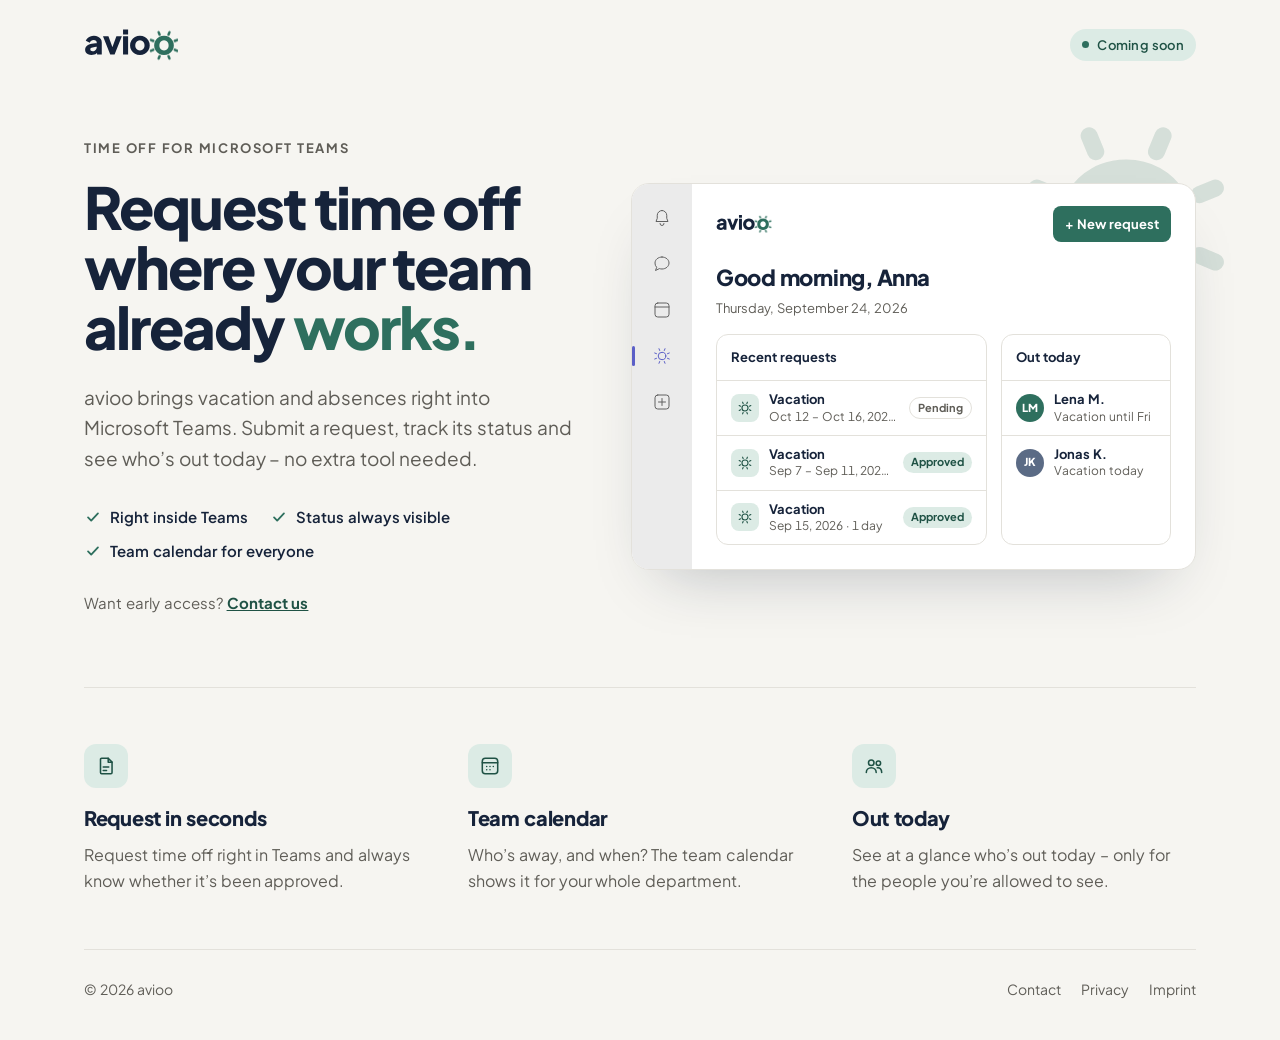
<file: index.html>
<!DOCTYPE html>
<html lang="en">
<head>
  <meta charset="utf-8">
  <meta name="viewport" content="width=device-width, initial-scale=1">
  <title>avioo – Time off in Microsoft Teams</title>
  <meta name="description" content="Request time off where your team already works. avioo brings vacation and absences right into Microsoft Teams. Coming soon.">
  <link rel="canonical" href="https://avioo.app/">
  <meta name="color-scheme" content="light dark">
  <meta name="theme-color" media="(prefers-color-scheme: light)" content="#F6F5F1">
  <meta name="theme-color" media="(prefers-color-scheme: dark)" content="#0E1624">
  <meta property="og:type" content="website">
  <meta property="og:site_name" content="avioo">
  <meta property="og:url" content="https://avioo.app/">
  <meta property="og:title" content="avioo – Time off in Microsoft Teams">
  <meta property="og:description" content="Request time off where your team already works. Coming soon.">
  <meta property="og:image" content="https://avioo.app/og-image.png">
  <meta property="og:image:width" content="1200">
  <meta property="og:image:height" content="630">
  <meta name="twitter:card" content="summary_large_image">
  <link rel="icon" href="/favicon.svg" type="image/svg+xml">
  <link rel="icon" href="/favicon.ico" sizes="any">
  <link rel="apple-touch-icon" href="/apple-touch-icon.png">
  <link
    rel="preload"
    href="/assets/fonts/PlusJakartaSans.woff2"
    as="font"
    type="font/woff2"
    crossorigin
  >
  <link rel="stylesheet" href="/assets/styles.css">
  <script src="/assets/contact.js" defer></script>
</head>
<body>
<div class="wrap">
<header class="top">
<a aria-label="avioo home" href="/">
<svg class="logo" viewBox="0 -790 2797 1010" role="img" aria-label="avioo">
<g transform="scale(1 -1)">
<g fill="currentColor">
<path transform="translate(0 0)" d="M224 -12Q165 -12 122.0 7.0Q79 26 56.0 61.5Q33 97 33 146Q33 192 54.0 227.5Q75 263 118.5 287.0Q162 311 227 321L394 348V238L254 213Q222 207 205.0 192.5Q188 178 188 151Q188 126 207.0 112.0Q226 98 254 98Q291 98 319.0 114.0Q347 130 362.5 157.5Q378 185 378 218V360Q378 391 353.5 412.0Q329 433 287 433Q247 433 216.5 411.0Q186 389 172 353L52 410Q68 456 103.0 489.0Q138 522 187.0 540.0Q236 558 294 558Q363 558 416.0 533.0Q469 508 498.5 463.5Q528 419 528 360V0H388V88L422 94Q398 58 369.0 34.5Q340 11 304.0 -0.5Q268 -12 224 -12Z"></path>
<path transform="translate(553 0)" d="M226 0 11 546H173L322 133H260L409 546H571L356 0Z"></path>
<path transform="translate(1105 0)" d="M55 0V546H205V0ZM55 595V745H205V595Z"></path>
<path transform="translate(1335 0)" d="M326 -12Q245 -12 178.5 25.0Q112 62 72.5 126.5Q33 191 33 273Q33 356 72.5 420.0Q112 484 178.5 521.0Q245 558 326 558Q407 558 473.0 521.0Q539 484 578.5 420.0Q618 356 618 273Q618 191 578.5 126.5Q539 62 473.0 25.0Q407 -12 326 -12ZM326 123Q367 123 397.5 142.0Q428 161 445.5 195.0Q463 229 463 273Q463 317 445.5 350.5Q428 384 397.5 403.5Q367 423 326 423Q285 423 254.0 403.5Q223 384 205.5 350.5Q188 317 188 273Q188 229 205.5 195.0Q223 161 254.0 142.0Q285 123 326 123Z"></path>
</g>
<g fill="var(--sun)">
<path transform="translate(2051 0)" d="M326 -12Q245 -12 178.5 25.0Q112 62 72.5 126.5Q33 191 33 273Q33 356 72.5 420.0Q112 484 178.5 521.0Q245 558 326 558Q407 558 473.0 521.0Q539 484 578.5 420.0Q618 356 618 273Q618 191 578.5 126.5Q539 62 473.0 25.0Q407 -12 326 -12ZM326 123Q367 123 397.5 142.0Q428 161 445.5 195.0Q463 229 463 273Q463 317 445.5 350.5Q428 384 397.5 403.5Q367 423 326 423Q285 423 254.0 403.5Q223 384 205.5 350.5Q188 317 188 273Q188 229 205.5 195.0Q223 161 254.0 142.0Q285 123 326 123Z"></path>
</g>
<path
  class="rays"
  d="M2695.2 405.0L2764.5 433.7M2508.5 591.7L2537.2 661.0M2244.5 591.7L2215.8 661.0M2057.8 405.0L1988.5 433.7M2057.8 141.0L1988.5 112.3M2244.5 -45.7L2215.8 -115.0M2508.5 -45.7L2537.2 -115.0M2695.2 141.0L2764.5 112.3"
  stroke="var(--sun)"
  stroke-width="74"
  stroke-linecap="round"
  fill="none">
</path>
</g>
</svg>
</a>
<span class="pill">
  <span class="dot"></span>
  Coming soon
</span>
</header>
<main>
<section class="hero">
<div>
<p class="eyebrow">Time off for Microsoft Teams</p>
<h1>
  Request time off where your team already
  <span class="sunword">works.</span>
</h1>
<p class="lead">
  avioo brings vacation and absences right into Microsoft Teams.
  Submit a request, track its status and see who’s out today –
  no extra tool needed.
</p>
<ul class="facts">
<li>
<svg width="18" height="18" viewBox="0 0 20 20" aria-hidden="true">
<g fill="none" stroke="currentColor" stroke-linecap="round" stroke-linejoin="round" stroke-width="2">
<path d="M4.5 10.5l3.5 3.5 7.5-8"></path>
</g>
</svg>
Right inside Teams
</li>
<li>
<svg width="18" height="18" viewBox="0 0 20 20" aria-hidden="true">
<g fill="none" stroke="currentColor" stroke-linecap="round" stroke-linejoin="round" stroke-width="2">
<path d="M4.5 10.5l3.5 3.5 7.5-8"></path>
</g>
</svg>
Status always visible
</li>
<li>
<svg width="18" height="18" viewBox="0 0 20 20" aria-hidden="true">
<g fill="none" stroke="currentColor" stroke-linecap="round" stroke-linejoin="round" stroke-width="2">
<path d="M4.5 10.5l3.5 3.5 7.5-8"></path>
</g>
</svg>
Team calendar for everyone
</li>
</ul>
<p class="contact">
  Want early access?
  <a
    href="/imprint/"
    class="protected-email"
    aria-label="Contact avioo by email"
  >Contact us</a>
</p>
</div>
<div class="stage" role="img" aria-label="Preview of the avioo app in Microsoft Teams">
<svg class="sunbig" viewBox="-240 -760 1130 1130" aria-hidden="true">
<g transform="scale(1 -1)">
<path d="M326 -12Q245 -12 178.5 25.0Q112 62 72.5 126.5Q33 191 33 273Q33 356 72.5 420.0Q112 484 178.5 521.0Q245 558 326 558Q407 558 473.0 521.0Q539 484 578.5 420.0Q618 356 618 273Q618 191 578.5 126.5Q539 62 473.0 25.0Q407 -12 326 -12ZM326 123Q367 123 397.5 142.0Q428 161 445.5 195.0Q463 229 463 273Q463 317 445.5 350.5Q428 384 397.5 403.5Q367 423 326 423Q285 423 254.0 403.5Q223 384 205.5 350.5Q188 317 188 273Q188 229 205.5 195.0Q223 161 254.0 142.0Q285 123 326 123Z" fill="currentColor"></path>
<path d="M644.2 405.0L713.5 433.7M457.5 591.7L486.2 661.0M193.5 591.7L164.8 661.0M6.8 405.0L-62.5 433.7M6.8 141.0L-62.5 112.3M193.5 -45.7L164.8 -115.0M457.5 -45.7L486.2 -115.0M644.2 141.0L713.5 112.3" stroke="currentColor" stroke-width="74" stroke-linecap="round" fill="none"></path>
</g>
</svg>
<div class="window">
<div class="rail" aria-hidden="true">
<span>
<svg width="20" height="20" viewBox="0 0 20 20" aria-hidden="true">
<g fill="none" stroke="currentColor" stroke-linecap="round" stroke-linejoin="round" stroke-width="1">
<path d="M10 2.5a4.75 4.75 0 0 0-4.75 4.75v3.1L4 13.5h12l-1.25-3.15V7.25A4.75 4.75 0 0 0 10 2.5z"></path>
<path d="M8 15.5a2 2 0 0 0 4 0"></path>
</g>
</svg>
</span>
<span>
<svg width="20" height="20" viewBox="0 0 20 20" aria-hidden="true">
<g fill="none" stroke="currentColor" stroke-linecap="round" stroke-linejoin="round" stroke-width="1">
<path d="M10 3c3.9 0 7 2.7 7 6s-3.1 6-7 6c-.9 0-1.8-.15-2.6-.4L3.5 16.5l1.2-3.2A5.7 5.7 0 0 1 3 9c0-3.3 3.1-6 7-6z"></path>
</g>
</svg>
</span>
<span>
<svg width="20" height="20" viewBox="0 0 20 20" aria-hidden="true">
<g fill="none" stroke="currentColor" stroke-linecap="round" stroke-linejoin="round" stroke-width="1">
<rect x="3" y="3" width="14" height="14" rx="2.75"></rect>
<path d="M3 7h14"></path>
</g>
</svg>
</span>
<span class="on">
<svg width="20" height="20" viewBox="0 0 20 20" aria-hidden="true">
<g fill="none" stroke="currentColor" stroke-linecap="round" stroke-linejoin="round" stroke-width="1">
<ellipse cx="10" cy="10" rx="3.8" ry="3.7"></ellipse>
<path d="M15.5 12.3L17.3 13.0M12.3 15.5L13.0 17.3M7.7 15.5L7.0 17.3M4.5 12.3L2.7 13.0M4.5 7.7L2.7 7.0M7.7 4.5L7.0 2.7M12.3 4.5L13.0 2.7M15.5 7.7L17.3 7.0"></path>
</g>
</svg>
</span>
<span>
<svg width="20" height="20" viewBox="0 0 20 20" aria-hidden="true">
<g fill="none" stroke="currentColor" stroke-linecap="round" stroke-linejoin="round" stroke-width="1">
<rect x="3" y="3" width="14" height="14" rx="2.75"></rect>
<path d="M10 6.5v7M6.5 10h7"></path>
</g>
</svg>
</span>
</div>
<div class="app">
<div class="apphead">
<svg class="logo" viewBox="0 -790 2797 1010" role="img" aria-label="avioo">
<g transform="scale(1 -1)">
<g fill="currentColor">
<path transform="translate(0 0)" d="M224 -12Q165 -12 122.0 7.0Q79 26 56.0 61.5Q33 97 33 146Q33 192 54.0 227.5Q75 263 118.5 287.0Q162 311 227 321L394 348V238L254 213Q222 207 205.0 192.5Q188 178 188 151Q188 126 207.0 112.0Q226 98 254 98Q291 98 319.0 114.0Q347 130 362.5 157.5Q378 185 378 218V360Q378 391 353.5 412.0Q329 433 287 433Q247 433 216.5 411.0Q186 389 172 353L52 410Q68 456 103.0 489.0Q138 522 187.0 540.0Q236 558 294 558Q363 558 416.0 533.0Q469 508 498.5 463.5Q528 419 528 360V0H388V88L422 94Q398 58 369.0 34.5Q340 11 304.0 -0.5Q268 -12 224 -12Z"></path>
<path transform="translate(553 0)" d="M226 0 11 546H173L322 133H260L409 546H571L356 0Z"></path>
<path transform="translate(1105 0)" d="M55 0V546H205V0ZM55 595V745H205V595Z"></path>
<path transform="translate(1335 0)" d="M326 -12Q245 -12 178.5 25.0Q112 62 72.5 126.5Q33 191 33 273Q33 356 72.5 420.0Q112 484 178.5 521.0Q245 558 326 558Q407 558 473.0 521.0Q539 484 578.5 420.0Q618 356 618 273Q618 191 578.5 126.5Q539 62 473.0 25.0Q407 -12 326 -12ZM326 123Q367 123 397.5 142.0Q428 161 445.5 195.0Q463 229 463 273Q463 317 445.5 350.5Q428 384 397.5 403.5Q367 423 326 423Q285 423 254.0 403.5Q223 384 205.5 350.5Q188 317 188 273Q188 229 205.5 195.0Q223 161 254.0 142.0Q285 123 326 123Z"></path>
</g>
<g fill="var(--sun)">
<path transform="translate(2051 0)" d="M326 -12Q245 -12 178.5 25.0Q112 62 72.5 126.5Q33 191 33 273Q33 356 72.5 420.0Q112 484 178.5 521.0Q245 558 326 558Q407 558 473.0 521.0Q539 484 578.5 420.0Q618 356 618 273Q618 191 578.5 126.5Q539 62 473.0 25.0Q407 -12 326 -12ZM326 123Q367 123 397.5 142.0Q428 161 445.5 195.0Q463 229 463 273Q463 317 445.5 350.5Q428 384 397.5 403.5Q367 423 326 423Q285 423 254.0 403.5Q223 384 205.5 350.5Q188 317 188 273Q188 229 205.5 195.0Q223 161 254.0 142.0Q285 123 326 123Z"></path>
</g>
<path class="rays" d="M2695.2 405.0L2764.5 433.7M2508.5 591.7L2537.2 661.0M2244.5 591.7L2215.8 661.0M2057.8 405.0L1988.5 433.7M2057.8 141.0L1988.5 112.3M2244.5 -45.7L2215.8 -115.0M2508.5 -45.7L2537.2 -115.0M2695.2 141.0L2764.5 112.3" stroke="var(--sun)" stroke-width="74" stroke-linecap="round" fill="none"></path>
</g>
</svg>
<span class="btn">+ New request</span>
</div>
<p class="hello">Good morning, Anna</p>
<p class="date">Thursday, September 24, 2026</p>
<div class="grid2">
<div class="card">
<h3>Recent requests</h3>
<div class="row">
<span class="ico">
<svg width="16" height="16" viewBox="0 0 20 20" aria-hidden="true">
<g fill="none" stroke="currentColor" stroke-linecap="round" stroke-linejoin="round" stroke-width="1.4">
<ellipse cx="10" cy="10" rx="3.8" ry="3.7"></ellipse>
<path d="M15.5 12.3L17.3 13.0M12.3 15.5L13.0 17.3M7.7 15.5L7.0 17.3M4.5 12.3L2.7 13.0M4.5 7.7L2.7 7.0M7.7 4.5L7.0 2.7M12.3 4.5L13.0 2.7M15.5 7.7L17.3 7.0"></path>
</g>
</svg>
</span>
<span class="grow">
<b>Vacation</b>
<small>Oct 12 – Oct 16, 2026 · 5 days</small>
</span>
<span class="wait">Pending</span>
</div>
<div class="row">
<span class="ico">
<svg width="16" height="16" viewBox="0 0 20 20" aria-hidden="true">
<g fill="none" stroke="currentColor" stroke-linecap="round" stroke-linejoin="round" stroke-width="1.4">
<ellipse cx="10" cy="10" rx="3.8" ry="3.7"></ellipse>
<path d="M15.5 12.3L17.3 13.0M12.3 15.5L13.0 17.3M7.7 15.5L7.0 17.3M4.5 12.3L2.7 13.0M4.5 7.7L2.7 7.0M7.7 4.5L7.0 2.7M12.3 4.5L13.0 2.7M15.5 7.7L17.3 7.0"></path>
</g>
</svg>
</span>
<span class="grow">
<b>Vacation</b>
<small>Sep 7 – Sep 11, 2026 · 5 days</small>
</span>
<span class="ok">Approved</span>
</div>
<div class="row">
<span class="ico">
<svg width="16" height="16" viewBox="0 0 20 20" aria-hidden="true">
<g fill="none" stroke="currentColor" stroke-linecap="round" stroke-linejoin="round" stroke-width="1.4">
<ellipse cx="10" cy="10" rx="3.8" ry="3.7"></ellipse>
<path d="M15.5 12.3L17.3 13.0M12.3 15.5L13.0 17.3M7.7 15.5L7.0 17.3M4.5 12.3L2.7 13.0M4.5 7.7L2.7 7.0M7.7 4.5L7.0 2.7M12.3 4.5L13.0 2.7M15.5 7.7L17.3 7.0"></path>
</g>
</svg>
</span>
<span class="grow">
<b>Vacation</b>
<small>Sep 15, 2026 · 1 day</small>
</span>
<span class="ok">Approved</span>
</div>
</div>
<div class="card">
<h3>Out today</h3>
<div class="row">
<span class="av" style="background:#2E6F5E">LM</span>
<span class="grow">
<b>Lena M.</b>
<small>Vacation until Fri</small>
</span>
</div>
<div class="row">
<span class="av" style="background:#5B6B85">JK</span>
<span class="grow">
<b>Jonas K.</b>
<small>Vacation today</small>
</span>
</div>
</div>
</div>
</div>
</div>
</div>
</section>
<section class="features" aria-label="Features">
<div>
<span class="fi">
<svg width="22" height="22" viewBox="0 0 20 20" aria-hidden="true">
<g fill="none" stroke="currentColor" stroke-linecap="round" stroke-linejoin="round" stroke-width="1.4">
<path d="M6 3h6l3.5 3.5V16a1 1 0 0 1-1 1h-8.5a1 1 0 0 1-1-1V4a1 1 0 0 1 1-1z"></path>
<path d="M12 3v3.5h3.5M7.5 11h5M7.5 14h3"></path>
</g>
</svg>
</span>
<h2>Request in seconds</h2>
<p>
  Request time off right in Teams and always know whether it’s been approved.
</p>
</div>
<div>
<span class="fi">
<svg width="22" height="22" viewBox="0 0 20 20" aria-hidden="true">
<g fill="none" stroke="currentColor" stroke-linecap="round" stroke-linejoin="round" stroke-width="1.4">
<rect x="3" y="3" width="14" height="14" rx="2.75"></rect>
<path d="M3 7h14M7 10.5h.01M10 10.5h.01M13 10.5h.01M7 13.5h.01M10 13.5h.01"></path>
</g>
</svg>
</span>
<h2>Team calendar</h2>
<p>
  Who’s away, and when? The team calendar shows it for your whole department.
</p>
</div>
<div>
<span class="fi">
<svg width="22" height="22" viewBox="0 0 20 20" aria-hidden="true">
<g fill="none" stroke="currentColor" stroke-linecap="round" stroke-linejoin="round" stroke-width="1.4">
<circle cx="7.5" cy="7" r="2.5"></circle>
<path d="M3 16c0-2.5 2-4.5 4.5-4.5S12 13.5 12 16"></path>
<circle cx="14" cy="7.5" r="2"></circle>
<path d="M13 11.6c2.3-.4 4 1.6 4 4.4"></path>
</g>
</svg>
</span>
<h2>Out today</h2>
<p>
  See at a glance who’s out today – only for the people you’re allowed to see.
</p>
</div>
</section>
</main>
<footer class="foot">
<span>© 2026 avioo</span>
<nav aria-label="Legal">
<a
  href="/imprint/"
  class="protected-email"
  aria-label="Contact avioo by email"
>Contact</a>
<a href="/privacy/">Privacy</a>
<a href="/imprint/">Imprint</a>
</nav>
</footer>
</div>
</body>
</html>
</file>
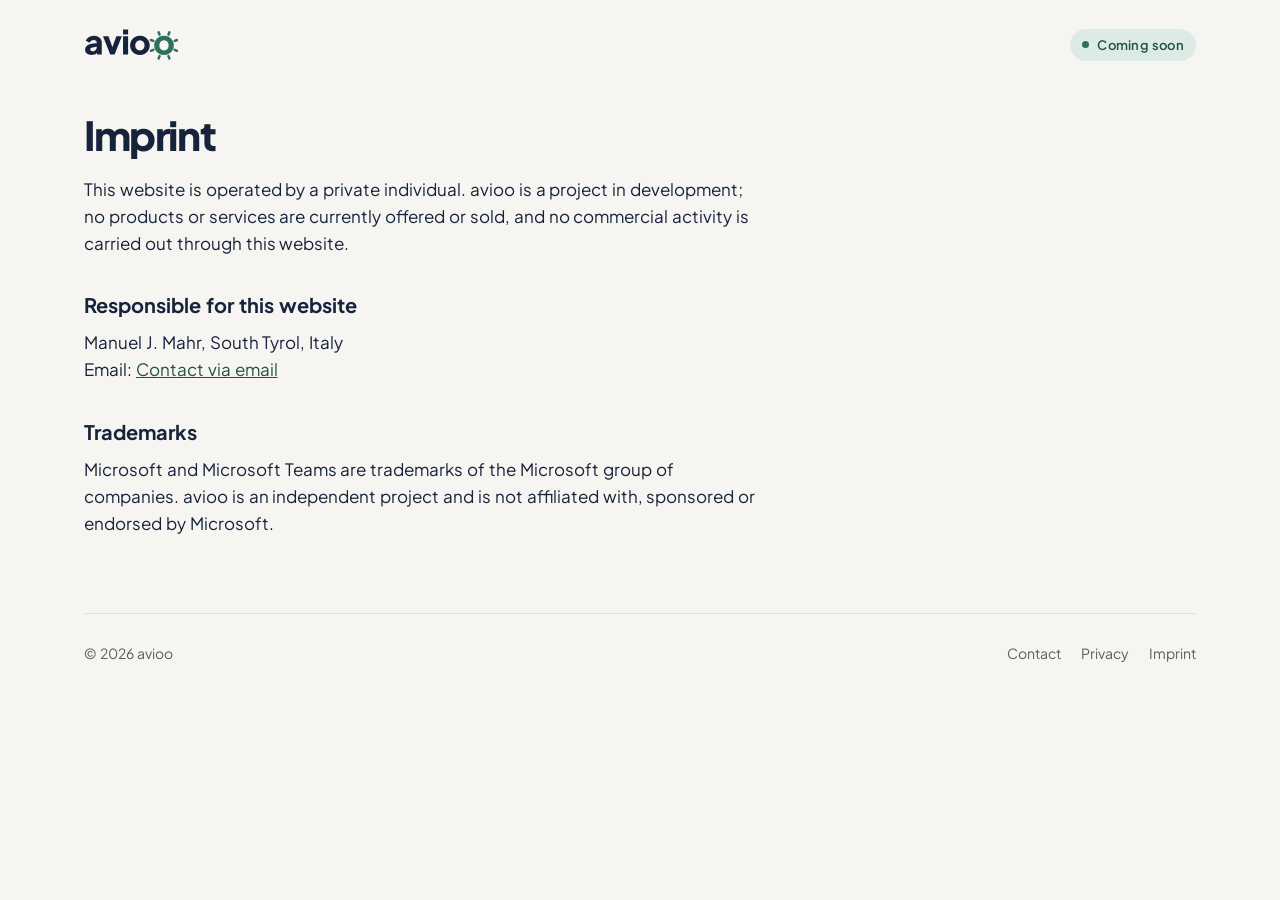
<file: imprint/index.html>
<!DOCTYPE html>
<html lang="en">
<head>
  <meta charset="utf-8">
  <meta name="viewport" content="width=device-width, initial-scale=1">
  <title>Imprint – avioo</title>
  <meta
    name="description"
    content="Legal information and website operator details for avioo."
  >
  <meta name="robots" content="noindex">
  <link
    rel="canonical"
    href="https://avioo.app/imprint/"
  >
  <meta name="color-scheme" content="light dark">
  <meta
    name="theme-color"
    media="(prefers-color-scheme: light)"
    content="#F6F5F1"
  >
  <meta
    name="theme-color"
    media="(prefers-color-scheme: dark)"
    content="#0E1624"
  >
  <meta property="og:type" content="website">
  <meta property="og:site_name" content="avioo">
  <meta property="og:url" content="https://avioo.app/imprint/">
  <meta property="og:title" content="Imprint – avioo">
  <meta
    property="og:description"
    content="Legal information and website operator details for avioo."
  >
  <meta property="og:image" content="https://avioo.app/og-image.png">
  <meta property="og:image:width" content="1200">
  <meta property="og:image:height" content="630">
  <meta name="twitter:card" content="summary_large_image">
  <link rel="icon" href="/favicon.svg" type="image/svg+xml">
  <link rel="icon" href="/favicon.ico" sizes="any">
  <link rel="apple-touch-icon" href="/apple-touch-icon.png">
  <link
    rel="preload"
    href="/assets/fonts/PlusJakartaSans.woff2"
    as="font"
    type="font/woff2"
    crossorigin
  >
  <link rel="stylesheet" href="/assets/styles.css">
  <script src="/assets/contact.js" defer></script>
</head>
<body>
<div class="wrap">
<header class="top">
<a aria-label="avioo home" href="/">
<svg
  class="logo"
  viewBox="0 -790 2797 1010"
  role="img"
  aria-label="avioo"
>
<g transform="scale(1 -1)">
<g fill="currentColor">
<path transform="translate(0 0)" d="M224 -12Q165 -12 122.0 7.0Q79 26 56.0 61.5Q33 97 33 146Q33 192 54.0 227.5Q75 263 118.5 287.0Q162 311 227 321L394 348V238L254 213Q222 207 205.0 192.5Q188 178 188 151Q188 126 207.0 112.0Q226 98 254 98Q291 98 319.0 114.0Q347 130 362.5 157.5Q378 185 378 218V360Q378 391 353.5 412.0Q329 433 287 433Q247 433 216.5 411.0Q186 389 172 353L52 410Q68 456 103.0 489.0Q138 522 187.0 540.0Q236 558 294 558Q363 558 416.0 533.0Q469 508 498.5 463.5Q528 419 528 360V0H388V88L422 94Q398 58 369.0 34.5Q340 11 304.0 -0.5Q268 -12 224 -12Z"></path>
<path transform="translate(553 0)" d="M226 0 11 546H173L322 133H260L409 546H571L356 0Z"></path>
<path transform="translate(1105 0)" d="M55 0V546H205V0ZM55 595V745H205V595Z"></path>
<path transform="translate(1335 0)" d="M326 -12Q245 -12 178.5 25.0Q112 62 72.5 126.5Q33 191 33 273Q33 356 72.5 420.0Q112 484 178.5 521.0Q245 558 326 558Q407 558 473.0 521.0Q539 484 578.5 420.0Q618 356 618 273Q618 191 578.5 126.5Q539 62 473.0 25.0Q407 -12 326 -12ZM326 123Q367 123 397.5 142.0Q428 161 445.5 195.0Q463 229 463 273Q463 317 445.5 350.5Q428 384 397.5 403.5Q367 423 326 423Q285 423 254.0 403.5Q223 384 205.5 350.5Q188 317 188 273Q188 229 205.5 195.0Q223 161 254.0 142.0Q285 123 326 123Z"></path>
</g>
<g fill="var(--sun)">
<path transform="translate(2051 0)" d="M326 -12Q245 -12 178.5 25.0Q112 62 72.5 126.5Q33 191 33 273Q33 356 72.5 420.0Q112 484 178.5 521.0Q245 558 326 558Q407 558 473.0 521.0Q539 484 578.5 420.0Q618 356 618 273Q618 191 578.5 126.5Q539 62 473.0 25.0Q407 -12 326 -12ZM326 123Q367 123 397.5 142.0Q428 161 445.5 195.0Q463 229 463 273Q463 317 445.5 350.5Q428 384 397.5 403.5Q367 423 326 423Q285 423 254.0 403.5Q223 384 205.5 350.5Q188 317 188 273Q188 229 205.5 195.0Q223 161 254.0 142.0Q285 123 326 123Z"></path>
</g>
<path
  class="rays"
  d="M2695.2 405.0L2764.5 433.7M2508.5 591.7L2537.2 661.0M2244.5 591.7L2215.8 661.0M2057.8 405.0L1988.5 433.7M2057.8 141.0L1988.5 112.3M2244.5 -45.7L2215.8 -115.0M2508.5 -45.7L2537.2 -115.0M2695.2 141.0L2764.5 112.3"
  stroke="var(--sun)"
  stroke-width="74"
  stroke-linecap="round"
  fill="none"
></path>
</g>
</svg>
</a>
<span class="pill">
  <span class="dot"></span>
  Coming soon
</span>
</header>
<main class="legal">
<h1>Imprint</h1>
<p>
  This website is operated by a private individual.
  avioo is a project in development; no products or services are
  currently offered or sold, and no commercial activity is carried
  out through this website.
</p>
<h2>Responsible for this website</h2>
<p>
  Manuel J. Mahr, South Tyrol, Italy<br>
  Email:
  <a
    href="/"
    class="protected-email"
    aria-label="Contact avioo by email"
  >Contact via email</a>
</p>
<h2>Trademarks</h2>
<p>
  Microsoft and Microsoft Teams are trademarks of the Microsoft
  group of companies. avioo is an independent project and is not
  affiliated with, sponsored or endorsed by Microsoft.
</p>
</main>
<footer class="foot">
<span>© 2026 avioo</span>
<nav aria-label="Legal">
<a
  href="/"
  class="protected-email"
  aria-label="Contact avioo by email"
>Contact</a>
<a href="/privacy/">Privacy</a>
<a href="/imprint/">Imprint</a>
</nav>
</footer>
</div>
</body>
</html>
</file>
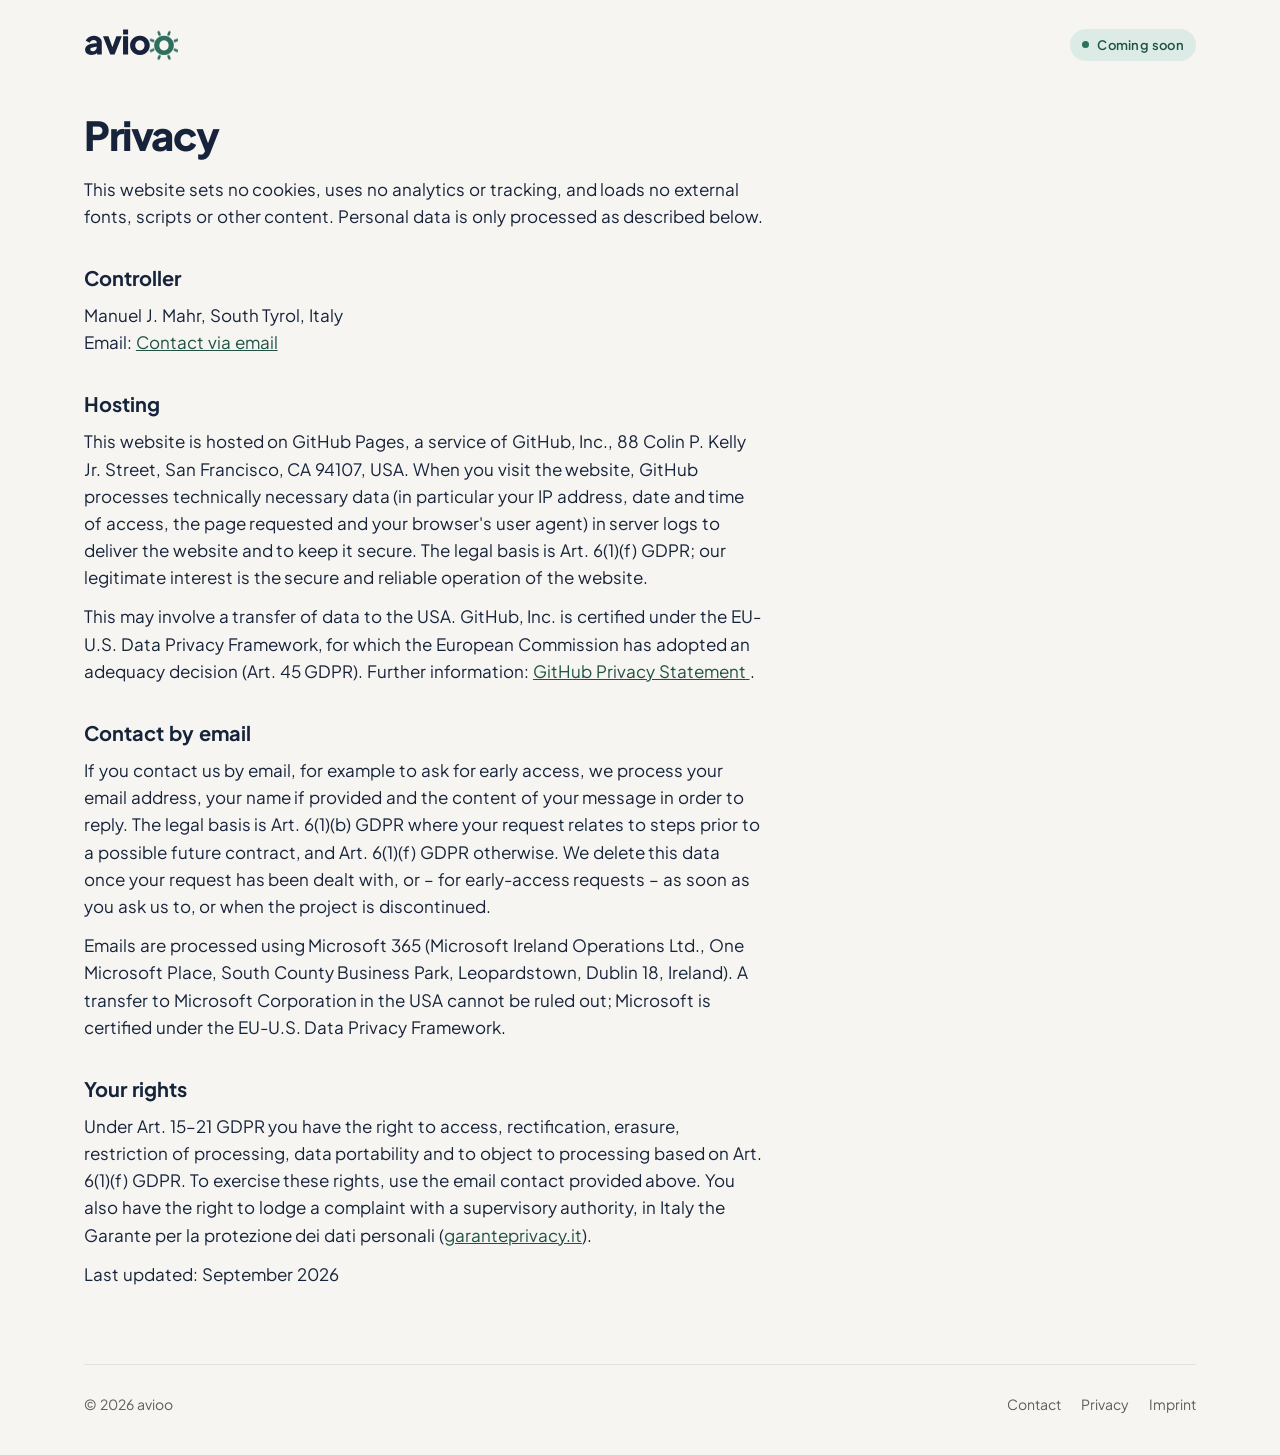
<file: privacy/index.html>
<!DOCTYPE html>
<html lang="en">
<head>
  <meta charset="utf-8">
  <meta name="viewport" content="width=device-width, initial-scale=1">
  <title>Privacy – avioo</title>
  <meta
    name="description"
    content="Privacy information for visitors to avioo.app."
  >
  <meta name="robots" content="noindex">
  <link
    rel="canonical"
    href="https://avioo.app/privacy/"
  >
  <meta name="color-scheme" content="light dark">
  <meta
    name="theme-color"
    media="(prefers-color-scheme: light)"
    content="#F6F5F1"
  >
  <meta
    name="theme-color"
    media="(prefers-color-scheme: dark)"
    content="#0E1624"
  >
  <meta property="og:type" content="website">
  <meta property="og:site_name" content="avioo">
  <meta property="og:url" content="https://avioo.app/privacy/">
  <meta property="og:title" content="Privacy – avioo">
  <meta
    property="og:description"
    content="Privacy information for visitors to avioo.app."
  >
  <meta property="og:image" content="https://avioo.app/og-image.png">
  <meta property="og:image:width" content="1200">
  <meta property="og:image:height" content="630">
  <meta name="twitter:card" content="summary_large_image">
  <link rel="icon" href="/favicon.svg" type="image/svg+xml">
  <link rel="icon" href="/favicon.ico" sizes="any">
  <link rel="apple-touch-icon" href="/apple-touch-icon.png">
  <link
    rel="preload"
    href="/assets/fonts/PlusJakartaSans.woff2"
    as="font"
    type="font/woff2"
    crossorigin
  >
  <link rel="stylesheet" href="/assets/styles.css">
  <script src="/assets/contact.js" defer></script>
</head>
<body>
<div class="wrap">
<header class="top">
<a aria-label="avioo home" href="/">
<svg
  class="logo"
  viewBox="0 -790 2797 1010"
  role="img"
  aria-label="avioo"
>
<g transform="scale(1 -1)">
<g fill="currentColor">
<path transform="translate(0 0)" d="M224 -12Q165 -12 122.0 7.0Q79 26 56.0 61.5Q33 97 33 146Q33 192 54.0 227.5Q75 263 118.5 287.0Q162 311 227 321L394 348V238L254 213Q222 207 205.0 192.5Q188 178 188 151Q188 126 207.0 112.0Q226 98 254 98Q291 98 319.0 114.0Q347 130 362.5 157.5Q378 185 378 218V360Q378 391 353.5 412.0Q329 433 287 433Q247 433 216.5 411.0Q186 389 172 353L52 410Q68 456 103.0 489.0Q138 522 187.0 540.0Q236 558 294 558Q363 558 416.0 533.0Q469 508 498.5 463.5Q528 419 528 360V0H388V88L422 94Q398 58 369.0 34.5Q340 11 304.0 -0.5Q268 -12 224 -12Z"></path>
<path transform="translate(553 0)" d="M226 0 11 546H173L322 133H260L409 546H571L356 0Z"></path>
<path transform="translate(1105 0)" d="M55 0V546H205V0ZM55 595V745H205V595Z"></path>
<path transform="translate(1335 0)" d="M326 -12Q245 -12 178.5 25.0Q112 62 72.5 126.5Q33 191 33 273Q33 356 72.5 420.0Q112 484 178.5 521.0Q245 558 326 558Q407 558 473.0 521.0Q539 484 578.5 420.0Q618 356 618 273Q618 191 578.5 126.5Q539 62 473.0 25.0Q407 -12 326 -12ZM326 123Q367 123 397.5 142.0Q428 161 445.5 195.0Q463 229 463 273Q463 317 445.5 350.5Q428 384 397.5 403.5Q367 423 326 423Q285 423 254.0 403.5Q223 384 205.5 350.5Q188 317 188 273Q188 229 205.5 195.0Q223 161 254.0 142.0Q285 123 326 123Z"></path>
</g>
<g fill="var(--sun)">
<path transform="translate(2051 0)" d="M326 -12Q245 -12 178.5 25.0Q112 62 72.5 126.5Q33 191 33 273Q33 356 72.5 420.0Q112 484 178.5 521.0Q245 558 326 558Q407 558 473.0 521.0Q539 484 578.5 420.0Q618 356 618 273Q618 191 578.5 126.5Q539 62 473.0 25.0Q407 -12 326 -12ZM326 123Q367 123 397.5 142.0Q428 161 445.5 195.0Q463 229 463 273Q463 317 445.5 350.5Q428 384 397.5 403.5Q367 423 326 423Q285 423 254.0 403.5Q223 384 205.5 350.5Q188 317 188 273Q188 229 205.5 195.0Q223 161 254.0 142.0Q285 123 326 123Z"></path>
</g>
<path
  class="rays"
  d="M2695.2 405.0L2764.5 433.7M2508.5 591.7L2537.2 661.0M2244.5 591.7L2215.8 661.0M2057.8 405.0L1988.5 433.7M2057.8 141.0L1988.5 112.3M2244.5 -45.7L2215.8 -115.0M2508.5 -45.7L2537.2 -115.0M2695.2 141.0L2764.5 112.3"
  stroke="var(--sun)"
  stroke-width="74"
  stroke-linecap="round"
  fill="none"
></path>
</g>
</svg>
</a>
<span class="pill">
  <span class="dot"></span>
  Coming soon
</span>
</header>
<main class="legal">
<h1>Privacy</h1>
<p>
  This website sets no cookies, uses no analytics or tracking,
  and loads no external fonts, scripts or other content.
  Personal data is only processed as described below.
</p>
<h2>Controller</h2>
<p>
  Manuel J. Mahr, South Tyrol, Italy<br>
  Email:
  <a
    href="/"
    class="protected-email"
    aria-label="Contact avioo by email"
  >Contact via email</a>
</p>
<h2>Hosting</h2>
<p>
  This website is hosted on GitHub Pages, a service of GitHub, Inc.,
  88 Colin P. Kelly Jr. Street, San Francisco, CA 94107, USA.
  When you visit the website, GitHub processes technically necessary
  data (in particular your IP address, date and time of access,
  the page requested and your browser's user agent) in server logs
  to deliver the website and to keep it secure.
  The legal basis is Art. 6(1)(f) GDPR; our legitimate interest is
  the secure and reliable operation of the website.
</p>
<p>
  This may involve a transfer of data to the USA.
  GitHub, Inc. is certified under the EU-U.S. Data Privacy Framework,
  for which the European Commission has adopted an adequacy decision
  (Art. 45 GDPR).
  Further information:
  <a
    href="https://docs.github.com/en/site-policy/privacy-policies/github-general-privacy-statement"
    rel="noopener noreferrer"
  >
    GitHub Privacy Statement
  </a>.
</p>
<h2>Contact by email</h2>
<p>
  If you contact us by email, for example to ask for early access,
  we process your email address, your name if provided and the
  content of your message in order to reply.
  The legal basis is Art. 6(1)(b) GDPR where your request relates
  to steps prior to a possible future contract, and Art. 6(1)(f)
  GDPR otherwise.
  We delete this data once your request has been dealt with, or –
  for early-access requests – as soon as you ask us to, or when
  the project is discontinued.
</p>
<p>
  Emails are processed using Microsoft 365
  (Microsoft Ireland Operations Ltd., One Microsoft Place,
  South County Business Park, Leopardstown, Dublin 18, Ireland).
  A transfer to Microsoft Corporation in the USA cannot be ruled out;
  Microsoft is certified under the EU-U.S. Data Privacy Framework.
</p>
<h2>Your rights</h2>
<p>
  Under Art. 15–21 GDPR you have the right to access, rectification,
  erasure, restriction of processing, data portability and to object
  to processing based on Art. 6(1)(f) GDPR.
  To exercise these rights, use the email contact provided above.
  You also have the right to lodge a complaint with a supervisory
  authority, in Italy the Garante per la protezione dei dati personali
  (<a
    href="https://www.garanteprivacy.it"
    rel="noopener noreferrer"
  >garanteprivacy.it</a>).
</p>
<p>
  Last updated: September 2026
</p>
</main>
<footer class="foot">
<span>© 2026 avioo</span>
<nav aria-label="Legal">
<a
  href="/"
  class="protected-email"
  aria-label="Contact avioo by email"
>Contact</a>
<a href="/privacy/">Privacy</a>
<a href="/imprint/">Imprint</a>
</nav>
</footer>
</div>
</body>
</html>
</file>
<file: assets/styles.css>
@font-face{font-family:"Plus Jakarta Sans";src:url("/assets/fonts/PlusJakartaSans.woff2") format("woff2");font-weight:200 800;font-display:swap}
:root{
  --bg:#F6F5F1; --surface:#FFFFFF; --ink:#16233A; --ink-2:#5F5D57; --line:#E3E1DB;
  --accent:#2E6F5E; --accent-ink:#1F5245; --accent-soft:#DCEBE5; --sun:#2E6F5E;
  --rail:#EBEBEB; --rail-ink:#616161; --rail-active:#5B5FC7; --shadow:0 30px 60px -30px rgba(22,35,58,.28);
  --font:"Plus Jakarta Sans", system-ui, -apple-system, "Segoe UI", sans-serif;
}
@media (prefers-color-scheme: dark){
  :root:not([data-theme="light"]){
    color-scheme:dark;
    --bg:#0E1624; --surface:#16233A; --ink:#EEF1F4; --ink-2:#A7B0BD; --line:#26344D;
    --accent:#6FC2A8; --accent-ink:#9FDCC8; --accent-soft:#1B3A36; --sun:#6FC2A8;
    --rail:#1F1F1F; --rail-ink:#ADADAD; --rail-active:#7F85F5; --shadow:0 30px 60px -30px rgba(0,0,0,.6);
  }
}
:root[data-theme="dark"]{
  color-scheme:dark;
  --bg:#0E1624; --surface:#16233A; --ink:#EEF1F4; --ink-2:#A7B0BD; --line:#26344D;
  --accent:#6FC2A8; --accent-ink:#9FDCC8; --accent-soft:#1B3A36; --sun:#6FC2A8;
  --rail:#1F1F1F; --rail-ink:#ADADAD; --rail-active:#7F85F5; --shadow:0 30px 60px -30px rgba(0,0,0,.6);
}
*{box-sizing:border-box}
html,body{background:var(--bg)}
body{margin:0;font-family:var(--font);word-spacing:.05em;color:var(--ink);font-size:17px;line-height:1.6;-webkit-font-smoothing:antialiased}
.wrap{max-width:1160px;margin:0 auto;padding-inline:24px}
a{color:var(--accent-ink)}
a:focus-visible{outline:2px solid var(--accent);outline-offset:3px;border-radius:4px}

/* header */
.top{display:flex;align-items:center;justify-content:space-between;gap:16px;padding-block:28px}
.logo{display:block;height:34px;width:auto;color:var(--ink)}
.pill{display:inline-flex;align-items:center;gap:8px;font-size:13px;font-weight:600;letter-spacing:.02em;
  padding:6px 12px;border-radius:999px;background:var(--accent-soft);color:var(--accent-ink);white-space:nowrap}
.pill .dot{width:7px;height:7px;border-radius:50%;background:var(--accent)}

/* hero */
.hero{display:grid;grid-template-columns:minmax(0,1fr) minmax(0,1.15fr);gap:56px;align-items:center;padding-block:48px 72px}
.eyebrow{font-size:13px;font-weight:700;letter-spacing:.12em;text-transform:uppercase;color:var(--ink-2);margin:0 0 18px}
h1{font-size:clamp(38px,4.6vw,58px);line-height:1.04;letter-spacing:-.035em;font-weight:800;margin:0 0 24px;text-wrap:balance}
h1 .sunword{color:var(--accent);white-space:nowrap}
.lead{font-size:19px;color:var(--ink-2);max-width:32em;margin:0 0 32px}
.facts{display:flex;flex-wrap:wrap;gap:10px 22px;padding:0;margin:0;list-style:none;font-size:15px;font-weight:600}
.facts li{display:flex;align-items:center;gap:8px}
.facts svg{flex:none;color:var(--accent)}

/* product preview */
.stage{position:relative}
.sunbig{position:absolute;right:-60px;top:-70px;width:260px;height:260px;color:var(--sun);opacity:.16;pointer-events:none}
.window{position:relative;display:flex;background:var(--surface);border:1px solid var(--line);border-radius:18px;overflow:hidden;box-shadow:var(--shadow)}
.rail{flex:none;width:60px;background:var(--rail);padding-block:14px;display:flex;flex-direction:column;align-items:center;gap:6px}
.rail span{position:relative;width:60px;height:40px;display:flex;align-items:center;justify-content:center;color:var(--rail-ink)}
.rail span.on{color:var(--rail-active)}
.rail span.on::before{content:"";position:absolute;left:0;top:10px;width:3px;height:20px;border-radius:2px;background:var(--rail-active)}
.app{flex:1;min-width:0;padding:22px 24px 24px}
.apphead{display:flex;align-items:center;justify-content:space-between;gap:12px;margin-bottom:18px}
.apphead .logo{height:20px}
.btn{font:inherit;font-size:13px;font-weight:700;color:#fff;background:#2E6F5E;border:0;border-radius:8px;padding:8px 12px;white-space:nowrap}
.hello{font-size:22px;font-weight:800;letter-spacing:-.02em;margin:0}
.date{font-size:13px;color:var(--ink-2);margin:2px 0 16px}
.grid2{display:grid;grid-template-columns:minmax(0,1.6fr) minmax(0,1fr);gap:14px}
.card{border:1px solid var(--line);border-radius:12px;background:var(--surface)}
.card h3{font-size:13px;font-weight:700;margin:0;padding:12px 14px;border-bottom:1px solid var(--line)}
.row{display:flex;align-items:center;gap:10px;padding:10px 14px;font-size:13px;line-height:1.35}
.row + .row{border-top:1px solid var(--line)}
.row b{display:block;font-weight:700}
.row small{display:block;color:var(--ink-2);font-size:12px;font-variant-numeric:tabular-nums;white-space:nowrap;overflow:hidden;text-overflow:ellipsis}
.row .grow{flex:1;min-width:0}
.ok{font-size:11px;font-weight:700;padding:3px 8px;border-radius:999px;background:var(--accent-soft);color:var(--accent-ink)}
.wait{font-size:11px;font-weight:700;padding:3px 8px;border-radius:999px;background:transparent;color:var(--ink-2);border:1px solid var(--line)}
.ico{flex:none;width:28px;height:28px;border-radius:8px;background:var(--accent-soft);color:var(--accent-ink);display:flex;align-items:center;justify-content:center}
.av{flex:none;width:28px;height:28px;border-radius:50%;display:flex;align-items:center;justify-content:center;font-size:11px;font-weight:800;color:#fff}

/* features */
.features{display:grid;grid-template-columns:repeat(3,minmax(0,1fr));gap:40px;padding-block:56px;border-top:1px solid var(--line)}
.features h2{font-size:20px;letter-spacing:-.015em;margin:14px 0 8px;font-weight:800}
.features p{margin:0;color:var(--ink-2);font-size:16px}
.fi{width:44px;height:44px;border-radius:12px;background:var(--accent-soft);color:var(--accent-ink);display:flex;align-items:center;justify-content:center}

/* footer */
.foot{display:flex;flex-wrap:wrap;justify-content:space-between;gap:12px;padding-block:28px 40px;border-top:1px solid var(--line);font-size:14px;color:var(--ink-2)}
.foot nav{display:flex;gap:20px}
.foot a{color:var(--ink-2);text-decoration:none}
.foot a:hover{color:var(--ink);text-decoration:underline}

/* motion: sun turns in once */
@media (prefers-reduced-motion: no-preference){
  .rays{transform-box:fill-box;transform-origin:center;animation:turn 1.6s cubic-bezier(.2,.7,.2,1) both}
  @keyframes turn{from{transform:rotate(-45deg)}to{transform:rotate(0)}}
}

@media (max-width:920px){
  .hero{grid-template-columns:minmax(0,1fr);gap:48px;padding-block:24px 56px}
  .sunbig{right:-20px;top:-60px;width:180px;height:180px}
}
@media (max-width:640px){
  body{font-size:16px}
  .wrap{padding-inline:16px}
  .top{padding-block:20px}
  .logo{height:28px}
  .features{grid-template-columns:minmax(0,1fr);gap:32px;padding-block:40px}
  .grid2{grid-template-columns:minmax(0,1fr)}
  .rail{display:none}
  .app{padding:18px 16px 18px}
  .lead{font-size:17px}
}

.contact{margin:28px 0 0;font-size:15px;color:var(--ink-2)}
.contact a{font-weight:700}
.legal{max-width:680px;padding-block:24px 64px}
.legal h1{font-size:40px;margin:0 0 20px}
.legal h2{font-size:20px;margin:32px 0 8px}
.legal p{margin:0 0 12px}
.foot nav a[href^="mailto"]{color:var(--accent-ink)}
</file>
